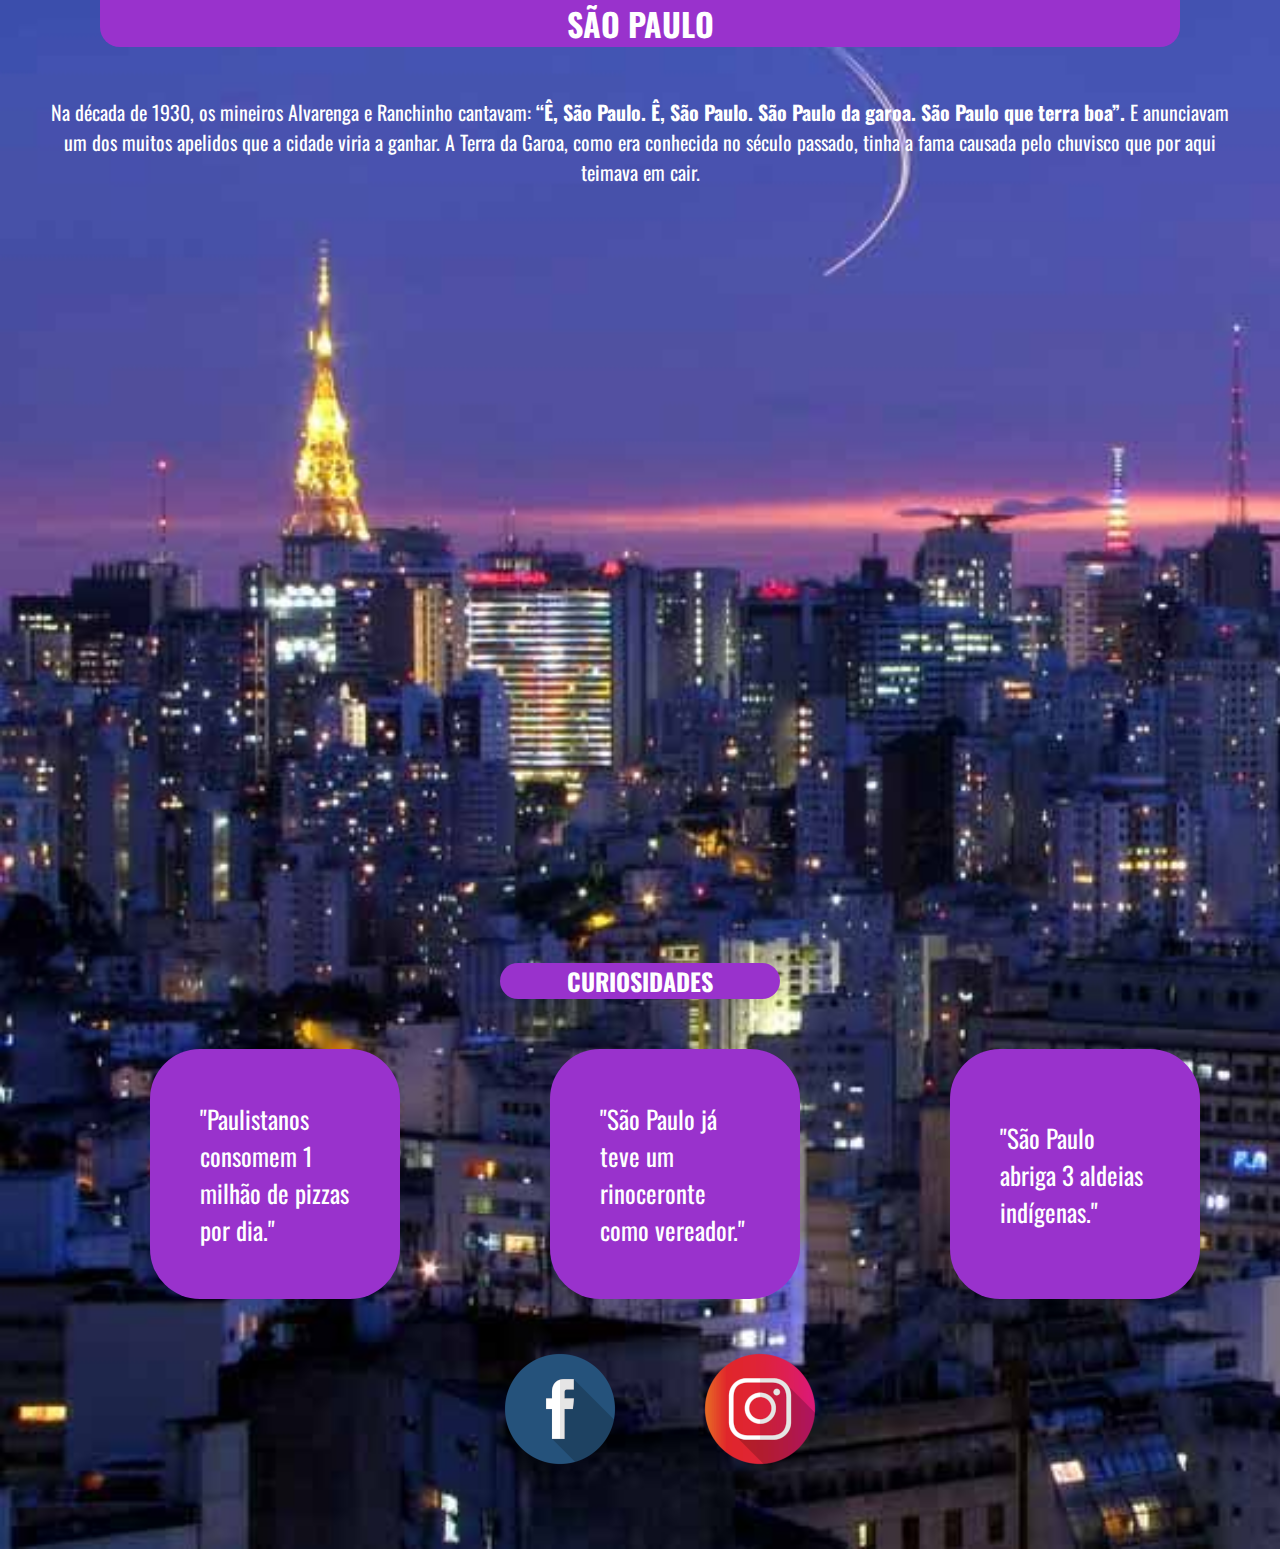
<file: CHECKOINT 01 - CIDADE/index.html>
<!DOCTYPE html>
<html lang="pt-br">
<head>
    <meta charset="UTF-8">
    <link rel="stylesheet" href="css/style.css">    
    <title></title>
</head>
<body>

    <div id="titulo">
    <header>
        <h1>SÃO PAULO</h1>
    </header>
    </div>

    <div class='principal'>
        <main>
            <p>Na década de 1930, os mineiros Alvarenga e Ranchinho cantavam: <strong>“Ê, São Paulo. Ê, São Paulo.  São Paulo da garoa.  São Paulo que terra boa”.</strong> E anunciavam um dos muitos apelidos que a cidade viria a ganhar. A Terra da Garoa, como era conhecida no século passado, tinha a fama causada pelo chuvisco que por aqui teimava em cair.
            </p>
            
            <iframe width="727" height="409" src="https://www.youtube.com/embed/t1oiJsOx0vA" title="YouTube video player" frameborder="0" allow="accelerometer; autoplay; clipboard-write; encrypted-media; gyroscope; picture-in-picture" allowfullscreen></iframe>

        </div>

        <div id="subtitulo">
            <header>
                <h2>CURIOSIDADES</h2>
            </header>
        </div>
    
        <div class='curiosidade c1'><div>"Paulistanos consomem 1 milhão de pizzas por dia."</div></div>
        <div class='curiosidade c2'><div>"São Paulo já teve um rinoceronte como vereador."</div></div>
        <div class='curiosidade c3'><div>"São Paulo abriga 3 aldeias indígenas."</div></div>

        <div class='logo a1'><a href="https://www.facebook.com/"><img src="imagem/face.png" alt="facebook"></a></div>
        <div class='logo a2'><a href="https://www.instagram.com/"><img src="imagem/insta.png" alt="instagram"></a></div>

        </main>
    


</body>
</html>
</file>
<file: CHECKOINT 01 - CIDADE/css/style.css>
@import url('https://fonts.googleapis.com/css2?family=Oswald:wght@300&display=swap');
@import url('https://fonts.googleapis.com/css2?family=Montserrat:wght@200&display=swap');

* {
    margin: 0;
    padding: 0;
    box-sizing: border-box;
}

body {
    background-image: url('../imagem/sp.jpeg');
    background-size: cover;
    background-repeat: no-repeat;
    background-size: cover;
    font-family: 'Oswald', 'Montserrat', sans-serif;
}

#titulo {
    background-color: #9932cc;
    text-align: center;
    margin-left: 100px;
    margin-right: 100px;
    border-radius: 0px 0px 20px 20px;
    color: white;
}

.principal{
    text-align: center;
    font-size: 20px;
    padding: 50px;
    color: white;

}

iframe {
    padding-top: 50px;
    width: 1280px;
    height: 720px;
}

#subtitulo {
    text-align: center;
    color: white;
    background-color: #9932cc;
    margin-left: 500px;
    margin-right: 500px;
    border-radius: 20px;
    margin-bottom: 50px;
}

.curiosidade{
    width: 250px;
    height: 250px;
    border-radius: 50px;
    position: relative;
    margin: auto;
    display: flex;
    justify-content: center;
    align-items: center;
    background-color: #9932cc;
    color: white;
}

.c1{
    position: absolute;
    left: 150px;
    padding: 50px;
    font-size: 25px;
}

.c2{
    position: absolute;
    left: 550px;
    padding: 50px;
    font-size: 25px;
}

.c3{
    position: absolute;
    left: 950px;
    padding: 50px;
    font-size: 25px;
}

.logo{
    width: 100px;
    height: 100px;
    position: relative;
}

.a1{
    margin-top: 300px;
    padding-left: 500px;   
    position: absolute;
}

.a2{
    padding-left: 700px;
    margin-bottom: 100px;
    margin-top: 350px;
}
</file>
